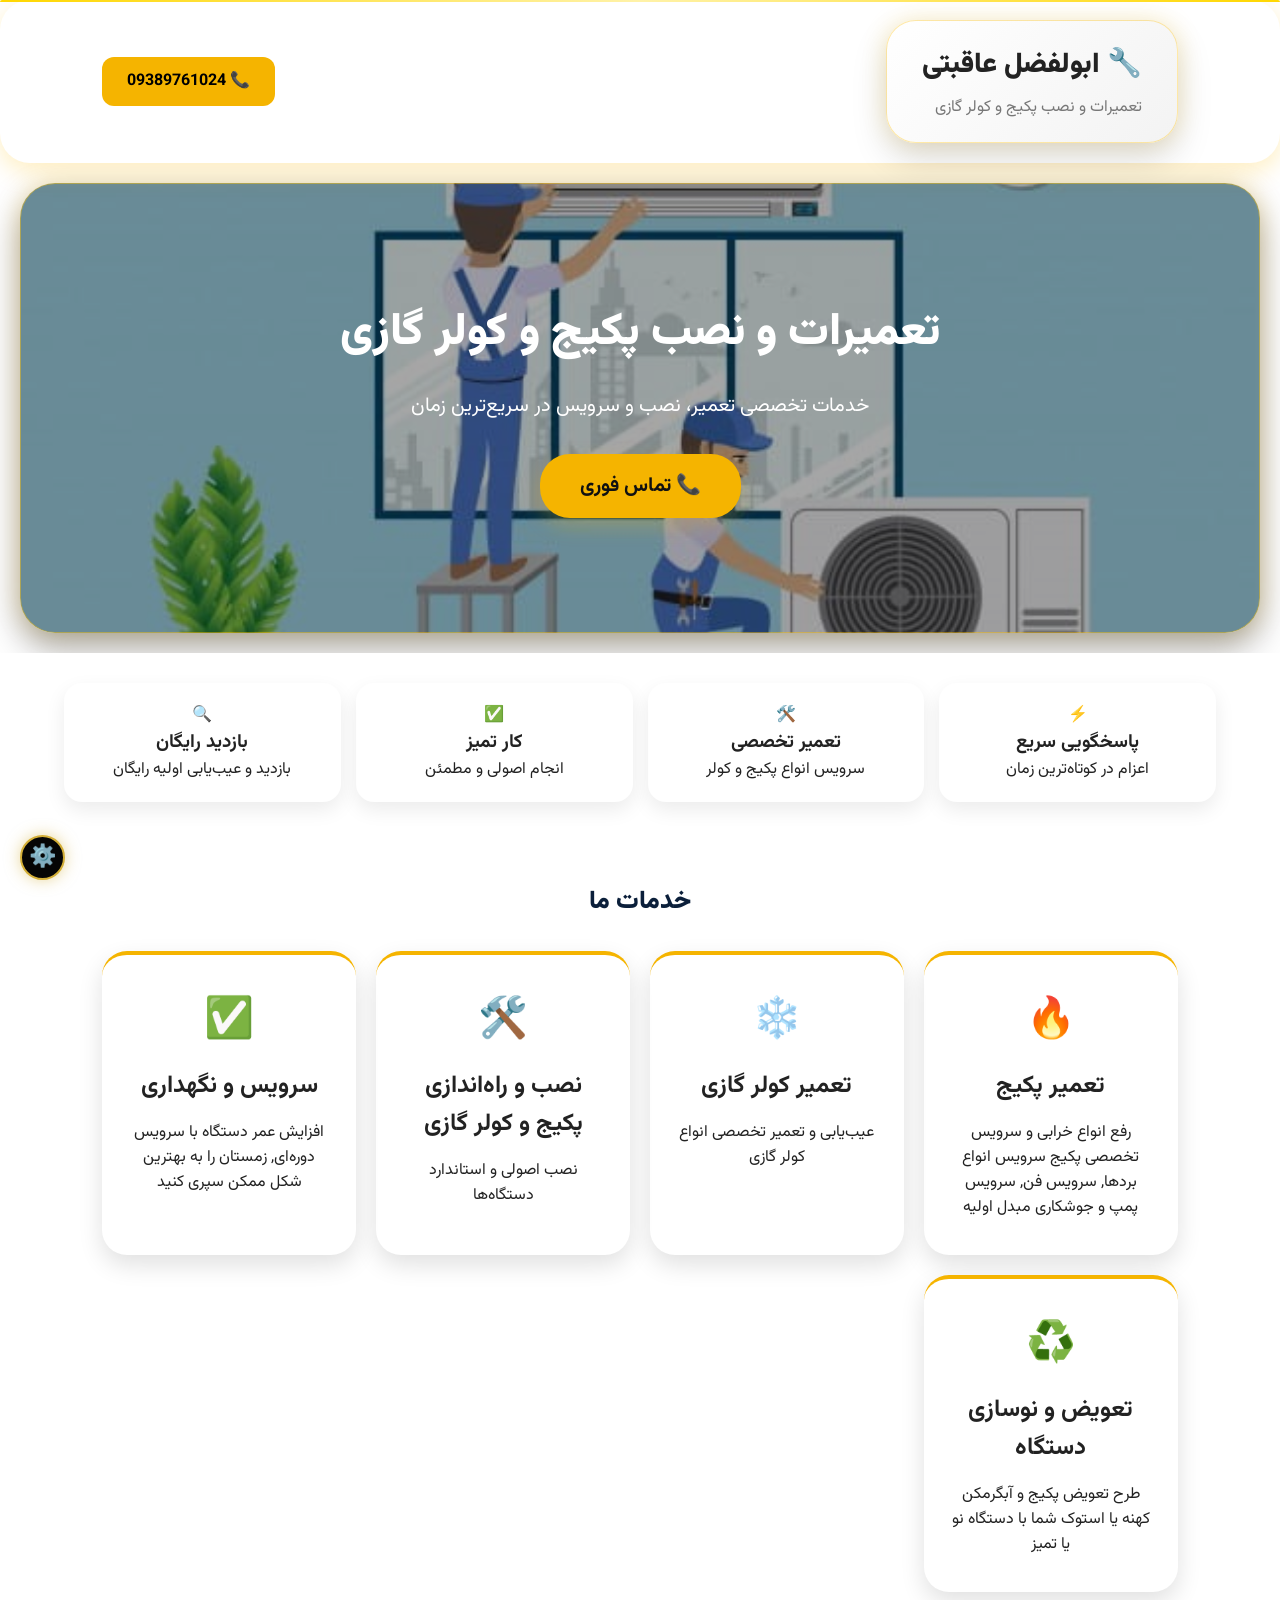
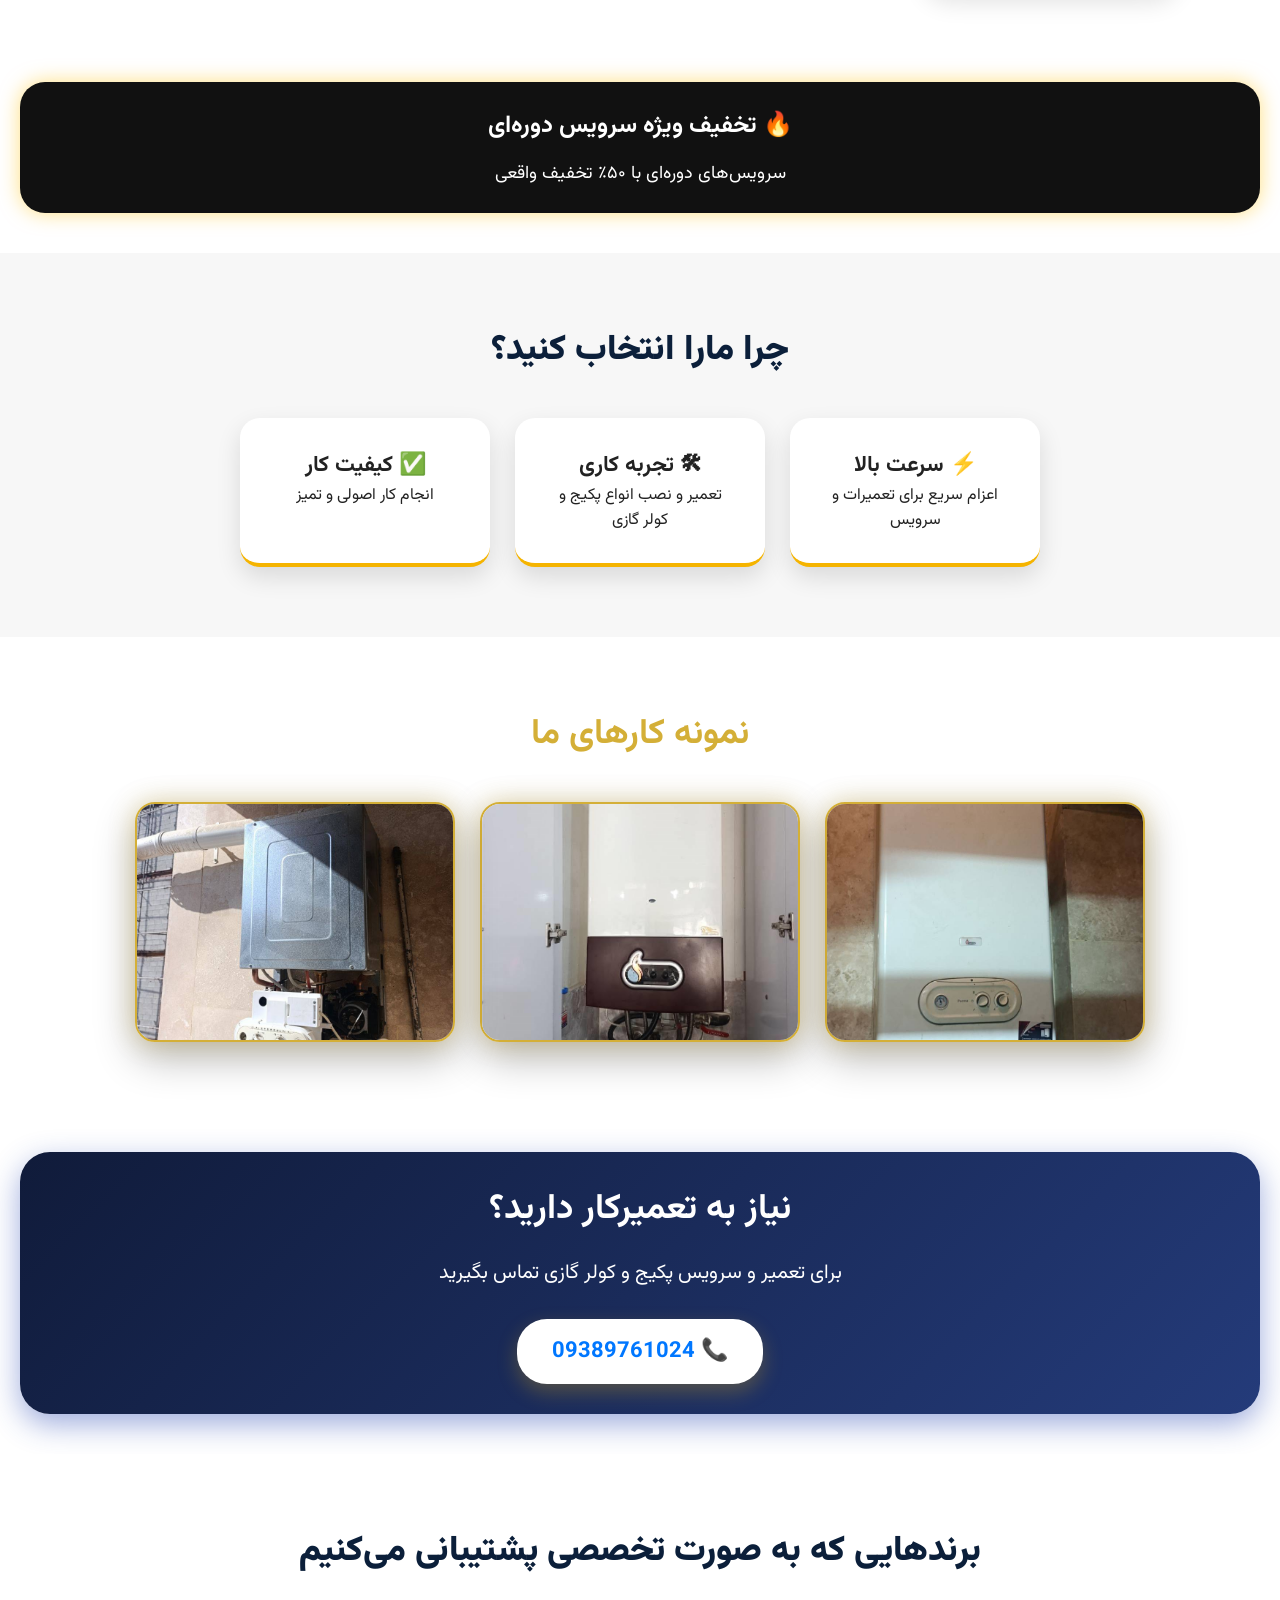
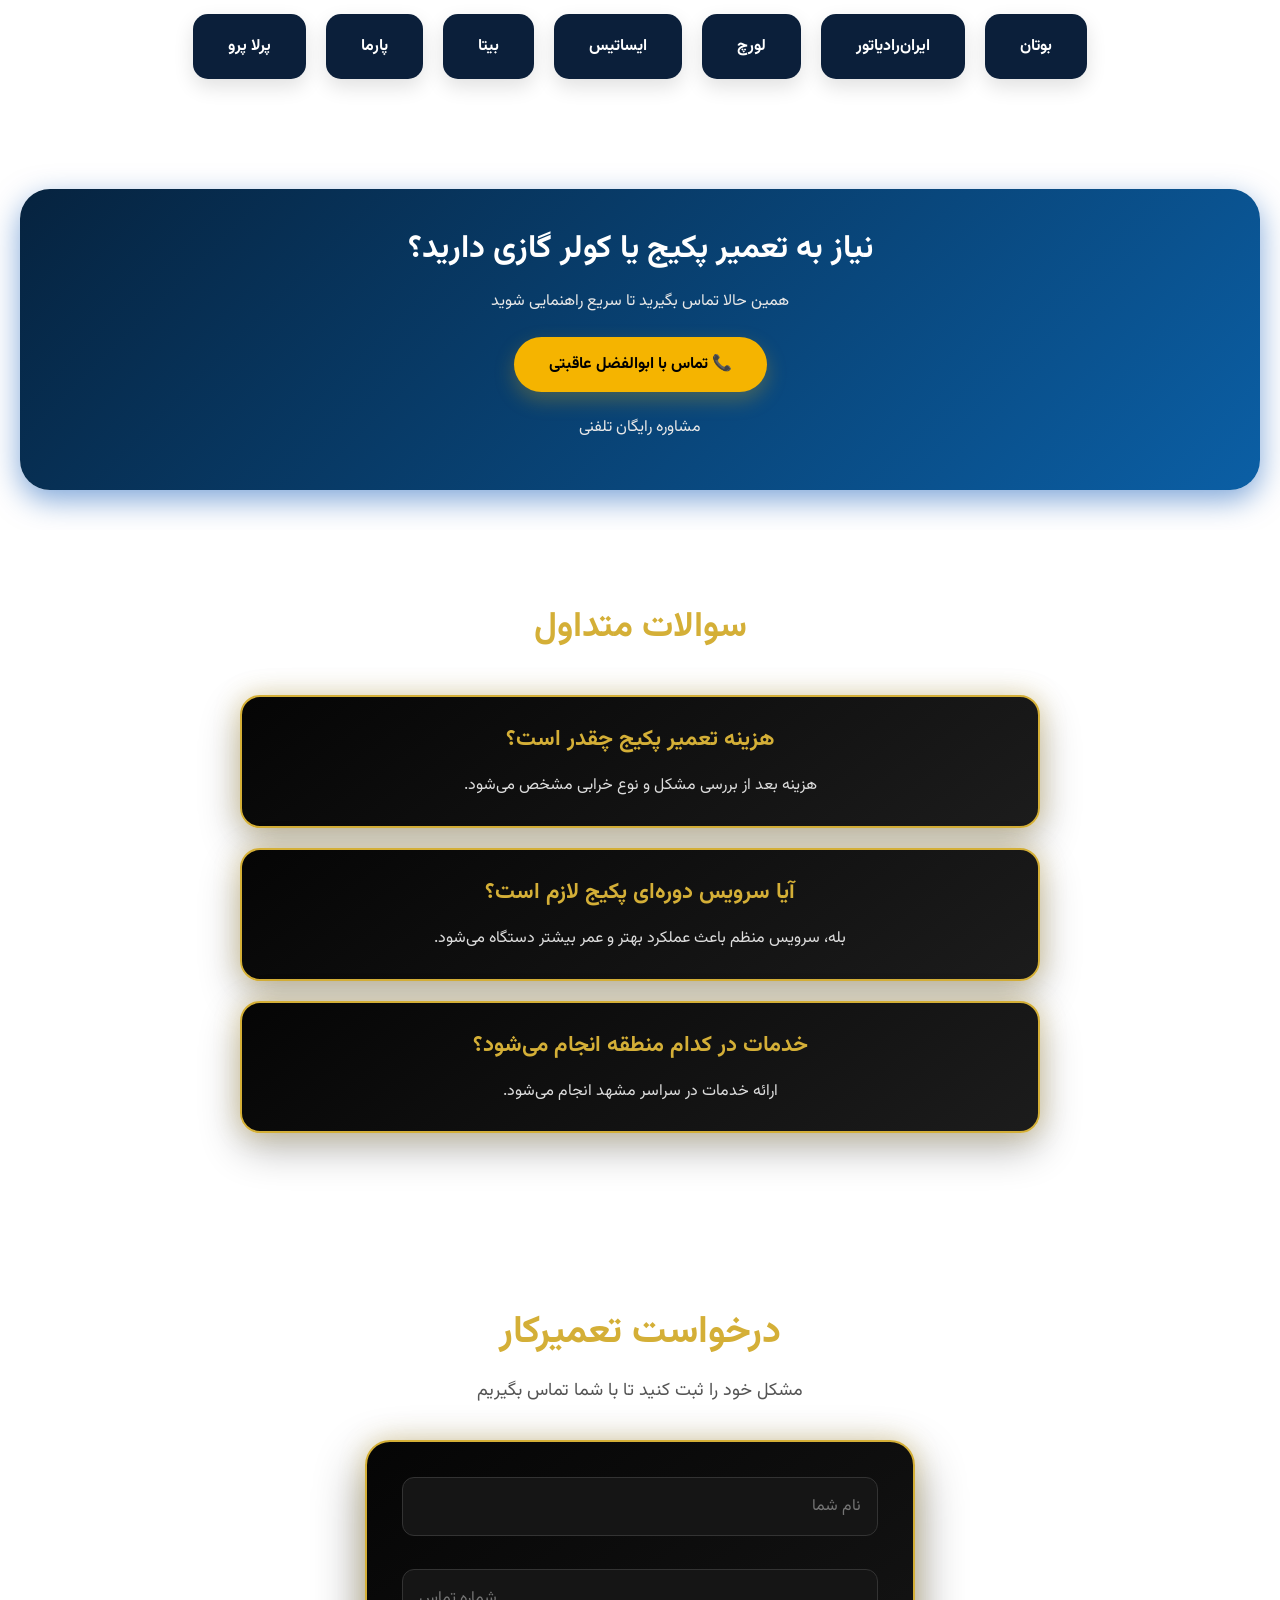
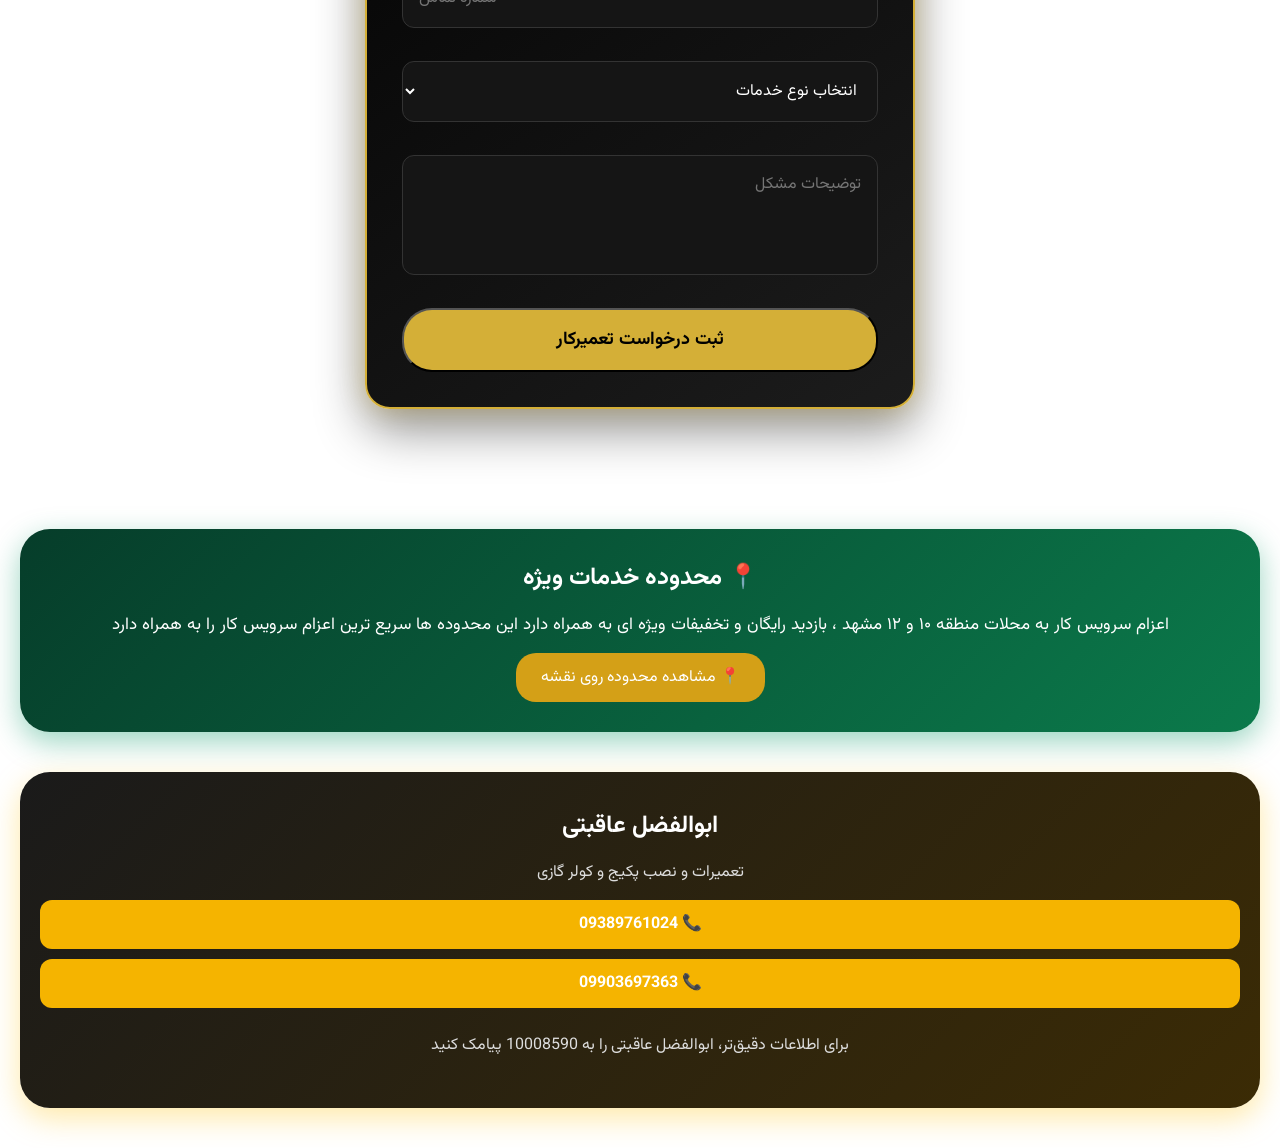
<file: index.html>
<!DOCTYPE html>
<html lang="fa" dir="rtl">

<head>
    <meta charset="UTF-8">
    <meta name="viewport" content="width=device-width, initial-scale=1.0">
    <title>ابوالفضل عاقبتی | تعمیرات پکیج و کولر گازی</title>

    <link rel="stylesheet" href="style.css">
    <link href="https://fonts.googleapis.com/css2?family=Vazirmatn:wght@400;700;900&display=swap" rel="stylesheet">

</head>

<body>

<header>

  <div class="logo">

    <div class="logo-title">
        🔧 ابولفضل عاقبتی
    </div>

    <p>
        تعمیرات و نصب پکیج و کولر گازی
    </p>

</div>
    <a href="tel:09389761024" class="phone">
        📞 09389761024
    </a>
</header>

    <section class="hero">

    <div class="hero-content">
        
        <h2>
            تعمیرات و نصب پکیج و کولر گازی
        </h2>

        <p>
            خدمات تخصصی تعمیر، نصب و سرویس در سریع‌ترین زمان
        </p>

        <a href="tel:09389761024" class="btn">
            📞 تماس فوری
        </a>

    </div>

</section>

<section class="features">

    <div>
        ⚡
        <h3>پاسخگویی سریع</h3>
        <p>اعزام در کوتاه‌ترین زمان</p>
    </div>

    <div>
        🛠️
        <h3>تعمیر تخصصی</h3>
        <p>سرویس انواع پکیج و کولر</p>
    </div>

    <div>
        ✅
        <h3>کار تمیز</h3>
        <p>انجام اصولی و مطمئن</p>
    </div>
    
    <div>
        🔍
    <h3>بازدید رایگان</h3>
    <p>بازدید و عیب‌یابی اولیه رایگان</p>
    </div>

</section>

<section class="services">

    <h2>خدمات ما</h2>

    <div class="cards">

        <div class="card">
            <div class="icon">🔥</div>
            <h3>تعمیر پکیج</h3>
            <p>رفع انواع خرابی و سرویس تخصصی پکیج سرویس انواع بردها, سرویس فن, سرویس پمپ و جوشکاری مبدل اولیه</p>
        </div>

        <div class="card">
            <div class="icon">❄️</div>
            <h3>تعمیر کولر گازی</h3>
            <p>عیب‌یابی و تعمیر تخصصی انواع کولر گازی</p>
        </div>

        <div class="card">
            <div class="icon">🛠️</div>
            <h3>نصب و راه‌اندازی پکیج و کولر گازی</h3>
            <p>نصب اصولی و استاندارد دستگاه‌ها</p>
        </div>

        <div class="card">
            <div class="icon">✅</div>
            <h3>سرویس و نگهداری</h3>
            <p>افزایش عمر دستگاه با سرویس دوره‌ای, زمستان را به بهترین شکل ممکن سپری کنید</p>
        </div>

        <div class="card">
    <div class="icon">♻️</div>

    <h3>تعویض و نوسازی دستگاه</h3>

    <p>
        طرح تعویض پکیج و آبگرمکن کهنه یا استوک شما با دستگاه نو یا تمیز
    </p>

</div>

    </div>

</section>

<div class="offer">

    <h2>🔥 تخفیف ویژه سرویس دوره‌ای</h2>

    <p>
        سرویس‌های دوره‌ای با ۵۰٪ تخفیف واقعی
    </p>

</div>
    
<section class="trust">

    <h2>چرا مارا انتخاب کنید؟</h2>

    <div class="trust-box">

        <div>
            <h3>⚡ سرعت بالا</h3>
            <p>اعزام سریع برای تعمیرات و سرویس</p>
        </div>

        <div>
            <h3>🛠 تجربه کاری</h3>
            <p>تعمیر و نصب انواع پکیج و کولر گازی</p>
        </div>

        <div>
            <h3>✅ کیفیت کار</h3>
            <p>انجام کار اصولی و تمیز</p>
        </div>

    </div>
</section>

<section class="works">

<h2>نمونه کارهای ما</h2>

<div class="work-box">

<img src="work1.jpg">

<img src="work2.jpg">

<img src="work3.jpg">

</div>

</section>
    
<section class="contact">

    <h2>نیاز به تعمیرکار دارید؟</h2>

    <p>
        برای تعمیر و سرویس پکیج و کولر گازی تماس بگیرید
    </p>

    <a href="tel:09389761024">
        📞 09389761024
    </a>

</section>

<section class="brands">

    <h2>برندهایی که به صورت تخصصی پشتیبانی می‌کنیم</h2>

    <div class="brand-list">

        <div>بوتان</div>
        <div>ایران‌رادیاتور</div>
        <div>لورچ</div>
        <div>ایساتیس</div>
        <div>بیتا</div>
        <div>پارما</div>
        <div>پرلا پرو</div>

    </div>

</section>

<section class="call-section">

    <h2>
        نیاز به تعمیر پکیج یا کولر گازی دارید؟
    </h2>

    <p>
        همین حالا تماس بگیرید تا سریع راهنمایی شوید
    </p>

    <a href="tel:09389761024">
        📞 تماس با ابوالفضل عاقبتی
    </a>
    <p>
        مشاوره رایگان تلفنی
    </p>
</section>

<section class="faq">

<h2>سوالات متداول</h2>


<div class="faq-box">

<h3>هزینه تعمیر پکیج چقدر است؟</h3>

<p>
هزینه بعد از بررسی مشکل و نوع خرابی مشخص می‌شود.
</p>

</div>


<div class="faq-box">

<h3>آیا سرویس دوره‌ای پکیج لازم است؟</h3>

<p>
بله، سرویس منظم باعث عملکرد بهتر و عمر بیشتر دستگاه می‌شود.
</p>

</div>


<div class="faq-box">

<h3>خدمات در کدام منطقه انجام می‌شود؟</h3>

<p>
ارائه خدمات در سراسر مشهد انجام می‌شود.
</p>

</div>


</section>
    
<section class="request-form">

<h2>درخواست تعمیرکار</h2>

<p>
مشکل خود را ثبت کنید تا با شما تماس بگیریم
</p>


<form>

<input type="text" placeholder="نام شما">


<input type="tel" placeholder="شماره تماس">


<select>

<option>
انتخاب نوع خدمات
</option>

<option>
تعمیر پکیج
</option>

<option>
نصب پکیج
</option>

<option>
تعمیر کولر گازی
</option>

<option>
سرویس کولر گازی
</option>

</select>


<textarea placeholder="توضیحات مشکل"></textarea>


<button onclick="sendRequest()">
ثبت درخواست تعمیرکار
</button>


</form>


</section>
    
<section class="location">

    <h2>📍 محدوده خدمات ویژه</h2>

<p>اعزام سرویس کار به محلات منطقه ۱۰ و ۱۲ مشهد ، بازدید رایگان و تخفیفات ویژه ای به همراه دارد این محدوده ها سریع ترین اعزام سرویس کار را به همراه دارد</p>

<a href="https://nshn.ir/_b1uuQPJ5C6R" target="_blank">
    📍 مشاهده محدوده روی نقشه
</a>
    
</section>
    
<footer>

    <h2>ابوالفضل عاقبتی</h2>

    <p>
        تعمیرات و نصب پکیج و کولر گازی
    </p>

    <a href="tel:09389761024">
        📞 09389761024
    </a>
    <a href="tel:09903697363">
        📞 09903697363
    </a>
    <p class="sms-text">
برای اطلاعات دقیق‌تر، ابوالفضل عاقبتی را به 10008590 پیامک کنید
    </p>
</footer>

</div>

<script src="script.js"></script>

<a href="admin.html" class="admin-icon">
⚙️
</a>
    
</body>

</html>
</file>
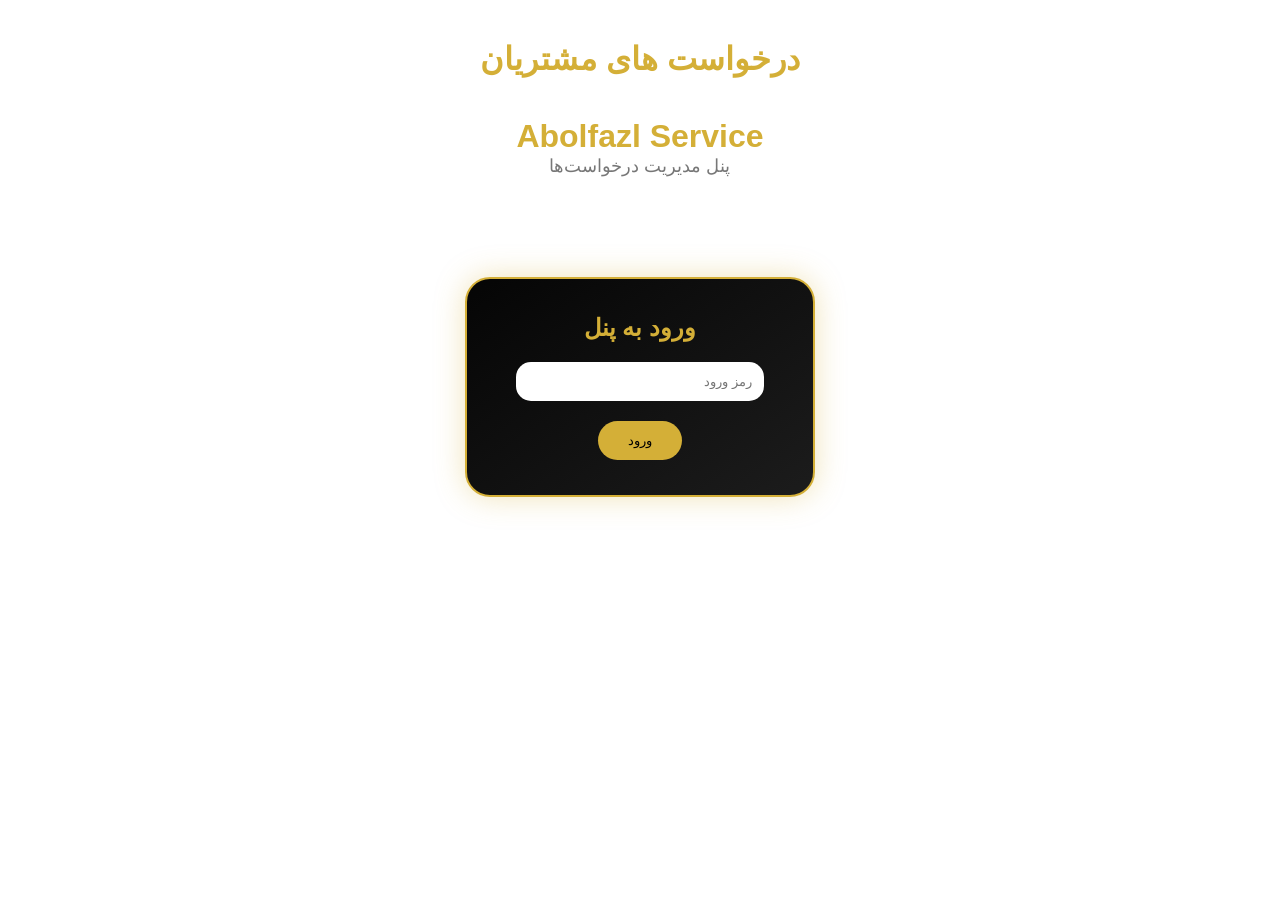
<file: admin.html>
<!DOCTYPE html>
<html lang="fa" dir="rtl">

<head>

<meta charset="UTF-8">

<meta name="viewport" content="width=device-width, initial-scale=1.0">
  
<title>پنل مدیریت</title>

<link rel="stylesheet" href="style.css">

</head>

<body>

<h1>درخواست های مشتریان</h1>

<div class="admin-header">

<h1>
Abolfazl Service
</h1>

<p>
پنل مدیریت درخواست‌ها
</p>

</div>
  
<h2 id="count"></h2>
  
<div id="login">

<h2>ورود به پنل</h2>

<input id="password" type="password" placeholder="رمز ورود">

<button onclick="login()">
ورود
</button>

</div>


<div id="panel" style="display:none;">


<h2 id="count"></h2>


<div id="requests">

</div>


</div>

<script src="admin.js"></script>

</body>

</html>
</file>
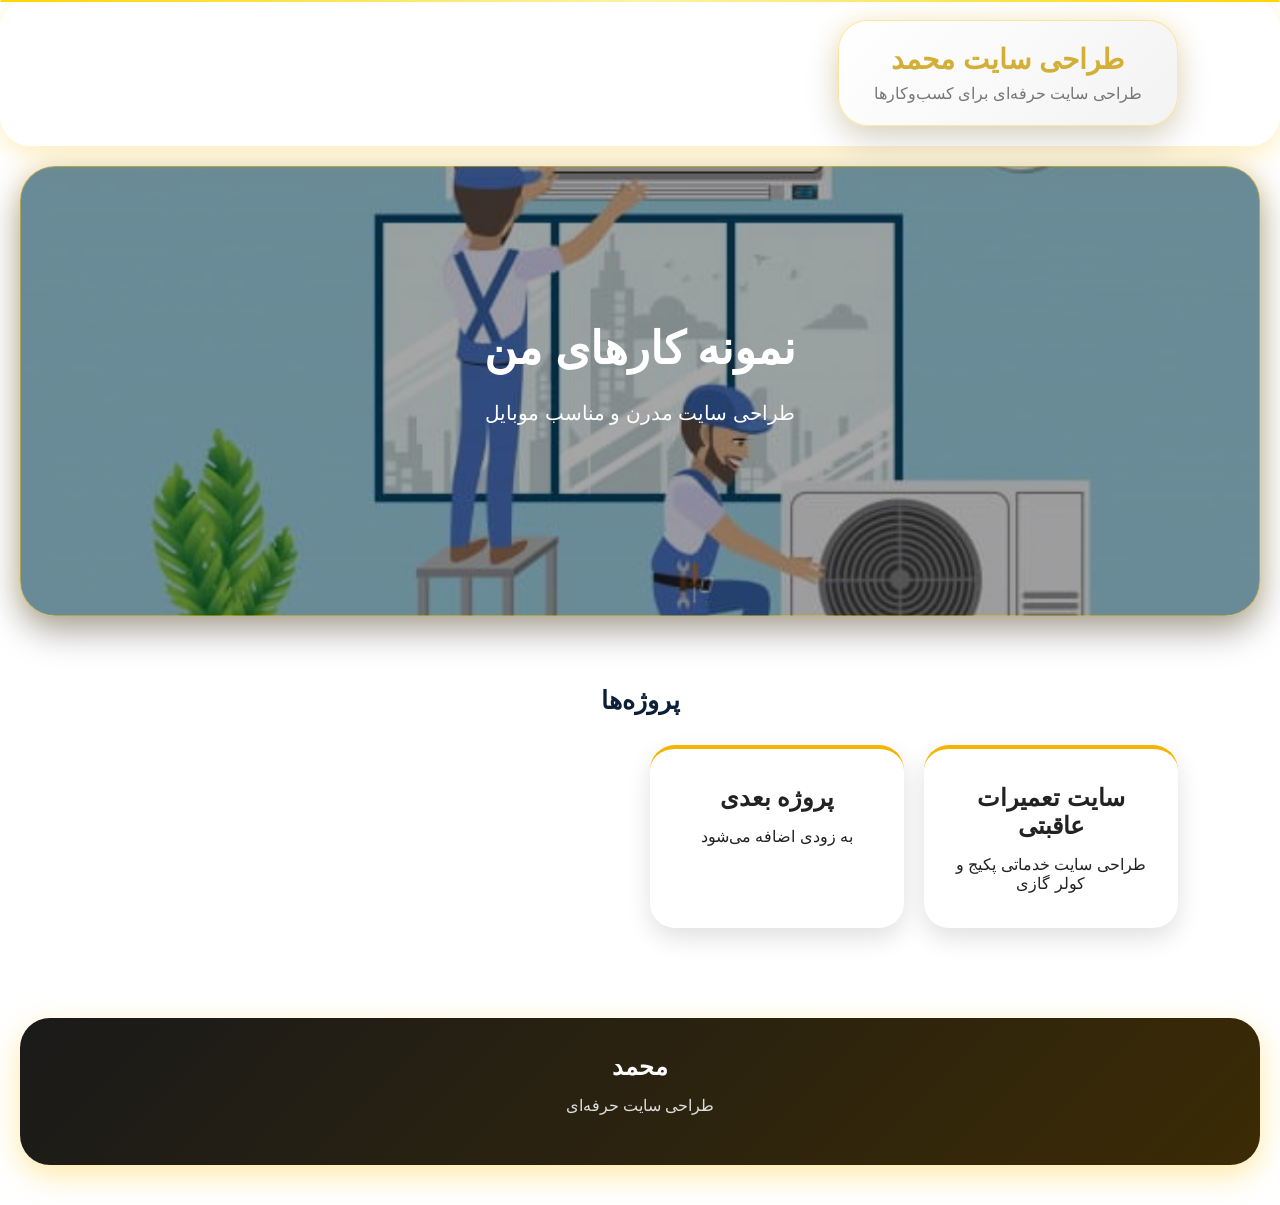
<file: protfolio.html>
<!DOCTYPE html>
<html lang="fa" dir="rtl">

<head>
<meta charset="UTF-8">
<meta name="viewport" content="width=device-width, initial-scale=1.0">

<title>نمونه کارها</title>

<link rel="stylesheet" href="style.css">

</head>

<body>

<header>

<div class="logo">
<h1>طراحی سایت محمد</h1>
<p>طراحی سایت حرفه‌ای برای کسب‌وکارها</p>
</div>

</header>


<section class="hero">

<div class="hero-content">

<h2>
نمونه کارهای من
</h2>

<p>
طراحی سایت مدرن و مناسب موبایل
</p>

</div>

</section>


<section class="services">

<h2>پروژه‌ها</h2>

<div class="cards">

<div class="card">
<h3>سایت تعمیرات عاقبتی</h3>
<p>طراحی سایت خدماتی پکیج و کولر گازی</p>
</div>


<div class="card">
<h3>پروژه بعدی</h3>
<p>به زودی اضافه می‌شود</p>
</div>

</div>

</section>


<footer>

<h2>محمد</h2>
<p>طراحی سایت حرفه‌ای</p>

</footer>


</body>

</html>
</file>
<file: style.css>
* {
    box-sizing: border-box;
    margin: 0;
    padding: 0;
    font-family: Tahoma, sans-serif;
}

body {
    background: #f7f7f7;
    color: #222;
}

header {
    display: flex;
    justify-content: space-between;
    align-items: center;
    padding: 20px 8%;

    background: rgba(15, 15, 15, 0.85);
    color: white;

    box-shadow: 0 8px 25px rgba(255, 193, 7, 0.25);

    position: relative;
    z-index: 10;
}

.logo h1 {
    font-size: 28px;
    margin: 0;
}


.logo p {
    margin-top: 8px;
    color: #ddd;
}


.phone {
    background: #f5b400;
    color: black;
    padding: 12px 25px;
    border-radius: 12px;
    text-decoration: none;
    font-weight: bold;
}

.hero h2 {
    font-size: 45px;
    margin-bottom: 20px;
    font-weight:bold;
}

.hero p {
    font-size: 20px;
    margin-bottom: 30px;
    line-height:1.8;
}

.btn {
    display: inline-block;
    background: white;
    color: #0077ff;
    padding: 15px 30px;
    border-radius: 12px;
    text-decoration: none;
    font-weight: bold;
}

.request-form{

    padding-top:50px;
    padding-bottom:50px;

}
.services {
    padding: 50px 8%;
    text-align: center;
}

.services h2 {
    font-size:25px;
    margin-bottom:20px;
}

.cards {
    display: grid;
    grid-template-columns: repeat(4, 1fr);
    gap: 20px;
    margin-top: 30px;
}

.card {
    background: white;
    padding: 35px 25px;
    border-radius: 20px;
    box-shadow: 0 10px 30px rgba(0,0,0,0.08);
    transition: 0.3s;
    border-top: 4px solid #f5b400;
}


.card:hover {
    transform: translateY(-8px);
    box-shadow: 0 15px 35px rgba(0,0,0,0.15);
}

.trust {
    padding: 70px 8%;
    text-align: center;
    background: white;
}


.trust h2 {
    font-size: 35px;
    margin-bottom: 40px;
}


.trust-box {
    display: flex;
    justify-content: center;
    gap: 30px;
}


.trust-box div {
    background: #f5f5f5;
    padding: 30px;
    border-radius: 15px;
    width: 30%;
}

@media (max-width: 768px) {

header {
    flex-direction: column;
    gap: 15px;
}

.hero h2 {
    font-size: 32px;
}

.cards {
    grid-template-columns: 1fr;
}

.trust-box {
    flex-direction: column;
}

.trust-box div {
    width: 100%;
}

}

.brands {
    padding: 60px 8%;
    text-align: center;
    background: #f5f5f5;
}


.brands h2 {
    font-size: 35px;
    margin-bottom: 35px;
}


.brand-list {
    display: flex;
    justify-content: center;
    gap: 20px;
    flex-wrap: wrap;
}


.brand-list div {
    background: white;
    padding: 20px 35px;
    border-radius: 12px;
    font-weight: bold;
}

.contact {
    padding: 70px 8%;
    text-align: center;
    background: #0077ff;
    color: white;
}


.contact h2 {
    font-size: 35px;
    margin-bottom: 20px;
}


.contact p {
    font-size: 20px;
    margin-bottom: 30px;
}


.contact a {
    display: inline-block;
    background: white;
    color: #0077ff;
    padding: 15px 35px;
    border-radius: 15px;
    text-decoration: none;
    font-weight: bold;
    font-size: 22px;
}

@media (max-width: 768px) {


header {
    flex-direction: column;
    text-align: center;
    gap: 15px;
}


.logo h1 {
    font-size: 24px;
}


.hero {
    min-height: 450px;
    padding: 40px 20px;
    text-align: center;
}


.hero h2 {
    font-size: 32px;
}


.hero p {
    font-size: 18px;
}


.cards {
    grid-template-columns: 1fr;
}


.card {
    margin-bottom: 15px;
}


.trust-box {
    flex-direction: column;
}


.trust-box div {
    width: 100%;
}


.brand-list {
    flex-direction: column;
}


.brand-list div {
    width: 100%;
}


.contact h2 {
    font-size: 28px;
}


}

.icon {
    font-size: 40px;
    margin-bottom: 15px;
}

.btn {
    background: #f5b400;
    color: #111;
    padding: 16px 40px;
    border-radius: 14px;
    text-decoration: none;
    font-weight: bold;
    font-size: 20px;
    display: inline-block;
    box-shadow: 0 8px 20px rgba(245,180,0,0.35);
    transition: 0.3s;
}

.btn:hover {
    transform: translateY(-3px);
}

.card h3 {
    font-size: 24px;
    margin-bottom: 15px;
}

.logo-title {
    font-size: 32px;
    font-weight: bold;
    color: white;
}


.logo-title::first-letter {
    color: #f5b400;
}

.trust {
    padding: 70px 8%;
    text-align: center;
    background: #f7f7f7;
}


.trust h2 {
    font-size: 35px;
    margin-bottom: 40px;
}


.trust-box {
    display: flex;
    justify-content: center;
    gap: 25px;
}


.trust-box div {
    background: white;
    padding: 30px;
    border-radius: 20px;
    width: 300px;
    box-shadow: 0 10px 25px rgba(0,0,0,0.08);
    border-bottom: 4px solid #f5b400;
}


.trust-box h3 {
    font-size: 22px;
}

.trust-box {
    display: flex;
    justify-content: center;
    align-items: stretch;
    gap: 25px;
    flex-wrap: wrap;
}


.trust-box div {
    background: white;
    padding: 30px;
    border-radius: 20px;
    width: 250px;
    box-shadow: 0 10px 25px rgba(0,0,0,0.12);
    border-bottom: 4px solid #f5b400;
}

.trust-box div {
    transition: 0.3s;
}


.trust-box div:hover {
    transform: translateY(-8px);
    box-shadow: 0 15px 35px rgba(0,0,0,0.18);
}

.brands {
    padding: 70px 8%;
    text-align: center;
    background: white;
}


.brands h2 {
    font-size: 35px;
    margin-bottom: 35px;
}


.brand-list {
    display: flex;
    justify-content: center;
    gap: 20px;
    flex-wrap: wrap;
}


.brand-list div {
    background: #0b1f3a;
    color: white;
    padding: 20px 35px;
    border-radius: 15px;
    font-weight: bold;
    box-shadow: 0 8px 20px rgba(0,0,0,0.12);
    transition: 0.3s;
}


.brand-list div:hover {
    transform: translateY(-6px);
}

* {
    font-family: "Vazirmatn", sans-serif;
}

.hero h2 {
    font-size: 45px;
    font-weight: 900;
}

section {
    scroll-margin-top: 80px;
}

html {
    scroll-behavior: smooth;
}

.services h2,
.trust h2,
.brands h2 {
    font-weight: 900;
    color: #0b1f3a;
}

footer {
    background: #0b1f3a;
    color: white;
    text-align: center;
    padding: 40px 20px;
}


footer h2 {
    margin-bottom: 15px;
}


footer p {
    color: #ddd;
    margin-bottom: 20px;
}


footer a {
    display: inline-block;
    background: #f5b400;
    color: black;
    padding: 12px 30px;
    border-radius: 12px;
    text-decoration: none;
    font-weight: bold;
}

.floating-call {
    position: fixed;
    bottom: 15px;
    right: 15px;

    background: #f5b400;
    color: black;

    width: 60px;
    height: 60px;

    border-radius: 50%;

    display: flex;
    align-items: center;
    justify-content: center;

    font-size: 28px;
    text-decoration: none;

    box-shadow: 0 8px 20px rgba(0,0,0,0.25);

    z-index: 999;
}

.features {
    display: flex;
    justify-content: center;
    gap: 15px;
    padding: 30px 5%;
    background: white;
    text-align: center;
    flex-wrap: wrap;
}


.features div {
    flex: 1;
    min-width: 200px;
    max-width: 280px;

    padding: 20px;
    background: #fff;

    border-radius: 18px;
    box-shadow: 0 8px 20px rgba(0,0,0,0.08);
}

@media (max-width: 768px) {

    header {
        flex-direction: column;
        gap: 15px;
        text-align: center;
    }


    .hero h2 {
        font-size: 32px;
    }


    .hero {
        text-align: center;
    }


    .trust-box,
    .cards {
        flex-direction: column;
        align-items: center;
    }


    .phone {
        width: 100%;
        text-align: center;
    }

}

.call-section {
    background: #0b1f3a;
    color: white;
    text-align: center;
    padding: 60px 20px;
}


.call-section h2 {
    font-size: 32px;
}


.call-section p {
    color: #ddd;
    margin: 20px 0;
}


.call-section a {
    display: inline-block;
    background: #f5b400;
    color: black;
    padding: 15px 35px;
    border-radius: 14px;
    text-decoration: none;
    font-weight: bold;
}

.call-section a {
    margin: 8px;
    display: inline-block;
}

.sms-text {
    margin-top: 20px;
}

.offer {
    margin: 40px 20px;
    padding: 25px;
    border-radius: 25px;
    text-align: center;
    background:#111;
    box-shadow: 0 0 20px rgba(255, 193, 7, 0.5);
    color:white;
}

.offer {
    transition: 0.3s;
}

.offer:hover {
    transform: translateY(-8px);
}

.offer h2 {
    color:white;
    margin-bottom: 15px;
}

.offer p {
    color:white;
    font-size: 18px;
}

footer .sms-text {
    margin-top: 20px;
}

.footer-phone {
    display: inline-block;
    margin: 8px;
}

.sms-text {
    margin-top: 25px;
}

.footer-phones a {
    display: block;
    margin: 10px auto;
}

.sms-text {
    margin-top: 25px;
}

footer a {
    display: block;
    margin: 10px 0;
}

.sms-text {
    margin-top: 25px !important;
}

footer a {
    display: block;
    margin: 12px 0;
}

.location {
    margin: 40px 20px;
    padding: 30px 20px;
    border-radius: 30px;
    text-align: center;
    background: linear-gradient(135deg, #063d2a, #0b7a4b);
    color: white;
    box-shadow: 0 10px 30px rgba(0, 150, 100, 0.4);
    transition: 0.3s;
}

.location:hover {
    transform: translateY(-6px);
}

.location h2 {
    color: white;
    margin-bottom: 15px;
}

.location p {
    color: white;
    font-size: 17px;
}

.contact {
    margin: 40px 20px;
    padding: 30px 20px;
    border-radius: 30px;
    text-align: center;
    background: linear-gradient(135deg, #101b3a, #243b7a);
    color: white;
    box-shadow: 0 10px 30px rgba(40, 70, 180, 0.45);
    transition: 0.3s;
}

.contact:hover {
    transform: translateY(-6px);
}

.contact h2 {
    color: white;
}

.contact p {
    color: white;
    margin: 15px 0;
}

.contact a {
    display: inline-block;
    margin-top: 15px;
}

.call-section {
    margin: 40px 20px;
    padding: 35px 20px;
    border-radius: 30px;
    text-align: center;
    background: linear-gradient(135deg, #06233f, #0b5fa5);
    color: white;
    box-shadow: 0 10px 30px rgba(0, 80, 180, 0.5);
    transition: 0.3s;
}

.call-section:hover {
    transform: translateY(-6px);
}

.call-section h2 {
    color: white;
}

.call-section p {
    color: #e8e8e8;
    margin: 15px 0;
}

.call-section a {
    display: inline-block;
    margin: 8px;
}

footer {
    margin: 40px 20px;
    padding: 35px 20px;
    border-radius: 30px;
    text-align: center;
    background: linear-gradient(135deg, #1a1a1a, #3b2b05);
    color: white;
    box-shadow: 0 10px 30px rgba(255, 193, 7, 0.35);
}

footer h2 {
    color: white;
}

footer p {
    color: #ddd;
    margin: 15px 0;
}

footer a {
    display: block;
    margin: 10px 0;
    color: white;
}

.location a {
    display: inline-block;
    margin-top: 15px;
    padding: 12px 25px;
    border-radius: 20px;
    background: #d4a017;
    color: white;
    text-decoration: none;
    transition: 0.3s;
}

.location a:hover {
    transform: translateY(-5px);
}

.logo {
    background: linear-gradient(
        135deg,
        #ffffff,
        #f3f3f3
    );

    padding: 22px 35px;

    border-radius: 30px;

    border: 1px solid rgba(255,193,7,0.35);

    box-shadow:
    0 15px 35px rgba(0,0,0,0.15),
    0 0 25px rgba(255,193,7,0.2);

    transition: 0.3s ease;

    max-width: 90%;
    box-sizing: border-box;
}

.logo:hover {
    transform: translateY(-5px);
}

.logo-title {
    color: #222;
    font-size: 28px;
    font-weight: 900;
    white-space: nowrap;
}

.logo p {
    color: #777;
}

.hero {
    min-height: 450px;
    padding: 40px 20px;

    display: flex;
    align-items: center;
    justify-content: center;

    text-align: center;

background-image:
linear-gradient(rgba(0,0,0,0.35), rgba(0,0,0,0.35)),
url("hero.jpg");
    
    background-size: cover;
    background-position: center;

    border-radius: 0 0 35px 35px;
    overflow: hidden;
}

.hero-content {
    max-width: 600px;
    margin: auto;
    position: relative;
    z-index: 2;
}

.hero h2,
.hero p {
    color: white;
}

.hero {
    border-radius: 35px;
    overflow: hidden;

    margin: 20px;

    border: 1px solid rgba(255,193,7,0.45);

    box-shadow:
    0 15px 35px rgba(0,0,0,0.35),
    0 0 25px rgba(255,193,7,0.25);
}

.card {
    border-radius: 25px;
    transition: 0.3s ease;
    box-shadow: 0 10px 25px rgba(0,0,0,0.12);
}

.card:hover {
    transform: translateY(-8px);
    box-shadow: 0 18px 35px rgba(0,0,0,0.2);
}

.btn,
.call-section a,
.contact a {
    border-radius: 30px;
    box-shadow: 0 8px 20px rgba(255,193,7,0.25);
    transition: 0.3s ease;
}

.btn:hover,
.call-section a:hover,
.contact a:hover {
    transform: translateY(-4px);
}

header {
    display: flex;
    justify-content: space-between;
    align-items: center;
    padding: 20px 8%;

    background: #ffffff;
    color: #222;

    border-radius:30px 30px 30px 30px;

    box-shadow: 0 8px 25px rgba(255,193,7,0.25);

    position: relative;
    z-index: 10;
}

.logo::before {
    content: "";

    position: absolute;

    top: 0;
    left: 0;

    width: 100%;
    height: 2px;

    background: linear-gradient(
        90deg,
        #ffd700,
        #fff2a8,
        #ffd700
    );

    border-radius: 25px 25px 0 0;
}


.request-form{

padding:70px 8%;

text-align:center;

background:#111;

}


.request-form h2{

color:#d4af37;

font-size:35px;

margin-bottom:15px;

}



.request-form form{

max-width:500px;

margin:auto;

display:flex;

flex-direction:column;

gap:15px;

}



.request-form input,
.request-form select,
.request-form textarea{

padding:15px;

background:#222;

border:1px solid #333;

color:white;

border-radius:10px;

font-size:16px;

}



.request-form textarea{

height:120px;

resize:none;

}

.request-form{

padding:80px 8%;

background:linear-gradient(135deg,#111,#1a1a1a);

text-align:center;

}


.request-form h2{

font-size:38px;

color:#d4af37;

margin-bottom:15px;

}



.request-form p{

color:#ccc;

margin-bottom:35px;

font-size:18px;

}



.request-form form{

max-width:550px;

margin:auto;

background:linear-gradient(145deg,#222,#111);

padding:35px;

border-radius:25px;

border:1px solid rgba(212,175,55,0.5);

box-shadow:0 15px 45px rgba(0,0,0,0.35);

}



.request-form input,
.request-form select,
.request-form textarea{

width:100%;

padding:16px;

margin-bottom:18px;

background:#151515;

color:white;

border:1px solid #333;

border-radius:12px;

font-size:16px;

outline:none;

}



.request-form input:focus,
.request-form textarea:focus,
.request-form select:focus{

border-color:#d4af37;

}



.request-form button{

width:100%;

background:#d4af37;

color:#000;

font-weight:bold;

padding:16px;

border-radius:30px;

font-size:18px;

}

.request-form p{

color:#555;

}

.request-form{
    padding:80px 8%;
    background:#fff !important;
    text-align:center;
}


.request-form h2{
    color:#d4af37;
}


.request-form p{
    color:#555;
}


.request-form form{

    max-width:550px;

    margin:auto;

    background:linear-gradient(145deg,#050505,#1c1c1c) !important;

    padding:35px;

    border-radius:25px;

    border:2px solid #d4af37;

    box-shadow:
    0 0 25px rgba(212,175,55,0.35),
    0 20px 50px rgba(0,0,0,0.45);

}

.stats{

padding:60px 8%;

background:#fff;

display:flex;

justify-content:center;

gap:30px;

flex-wrap:wrap;

}


.stat-card{

width:250px;

text-align:center;

padding:35px;


background:linear-gradient(145deg,#050505,#1c1c1c);

border-radius:20px;

border:2px solid #d4af37;

box-shadow:0 0 25px rgba(212,175,55,0.3);


}



.stat-card h2{

font-size:45px;

color:#d4af37;

margin-bottom:10px;

}



.stat-card p{

color:white;

font-size:18px;

}

.faq{

padding:70px 8%;

background:#fff;

text-align:center;

}


.faq h2{

font-size:35px;

color:#d4af37;

margin-bottom:40px;

}



.faq-box{

max-width:800px;

margin:20px auto;

background:linear-gradient(145deg,#050505,#1c1c1c);

padding:25px;

border-radius:20px;

border:2px solid #d4af37;

box-shadow:
0 0 25px rgba(212,175,55,0.35),
0 15px 40px rgba(0,0,0,0.3);

transition:.3s;

}



.faq-box:hover{

transform:translateY(-5px);

}



.faq-box h3{

color:#d4af37;

margin-bottom:15px;

font-size:22px;

}



.faq-box p{

color:#ddd;

line-height:1.8;

}

.works{

padding:70px 8%;

background:#fff;

text-align:center;

}


.works h2{

font-size:35px;

color:#d4af37;

margin-bottom:40px;

}



.work-box{

display:flex;

justify-content:center;

gap:25px;

flex-wrap:wrap;

}



.work-box img{

width:320px;

height:240px;

object-fit:cover;

border-radius:20px;

border:2px solid #d4af37;

box-shadow:
0 0 25px rgba(212,175,55,0.35),
0 15px 40px rgba(0,0,0,0.3);

transition:.3s;

}



.work-box img:hover{

transform:scale(1.05);

}

.request-card{

max-width:600px;

margin:20px auto;

background:linear-gradient(145deg,#050505,#1c1c1c);

padding:25px;

border-radius:20px;

border:2px solid #d4af37;

box-shadow:
0 0 25px rgba(212,175,55,0.35),
0 15px 40px rgba(0,0,0,0.3);

color:white;

}



.request-card h3{

color:#d4af37;

font-size:25px;

}



body{

font-family:tahoma;

}


h1{

text-align:center;

color:#d4af37;

margin-top:40px;

}

.request-card button{

background:#d4af37;

border:none;

padding:12px 25px;

border-radius:20px;

cursor:pointer;

font-weight:bold;

}

body{

background:#fff;

font-family:tahoma;

}


#login{

width:350px;

margin:100px auto;

padding:35px;

background:linear-gradient(145deg,#050505,#1c1c1c);

border-radius:25px;

border:2px solid #d4af37;

box-shadow:0 0 30px rgba(212,175,55,0.35);

text-align:center;

}


#login h2{

color:#d4af37;

}



#password{

width:90%;

padding:12px;

margin:20px 0;

border-radius:15px;

border:none;

}



#login button{

background:#d4af37;

border:none;

padding:12px 30px;

border-radius:20px;

cursor:pointer;

}



#panel{

padding:40px 8%;

}



#count{

text-align:center;

color:#d4af37;

font-size:28px;

}

@media(max-width:600px){

#login{

width:85%;

margin:60px auto;

}


#panel{

padding:20px;

}


.request-card{

width:90%;

}


#count{

font-size:22px;

}

}

.admin-icon{

position:fixed;

bottom:20px;

left:20px;

width:45px;

height:45px;

background:#050505;

border:2px solid #d4af37;

border-radius:50%;

display:flex;

align-items:center;

justify-content:center;

text-decoration:none;

font-size:22px;

box-shadow:0 0 15px rgba(212,175,55,0.5);

transition:.3s;

}


.admin-icon:hover{

transform:scale(1.1);

}

.admin-header{

text-align:center;

margin-bottom:30px;

}


.admin-header h1{

color:#d4af37;

font-size:32px;

}


.admin-header p{

color:#777;

font-size:18px;

}
</file>
